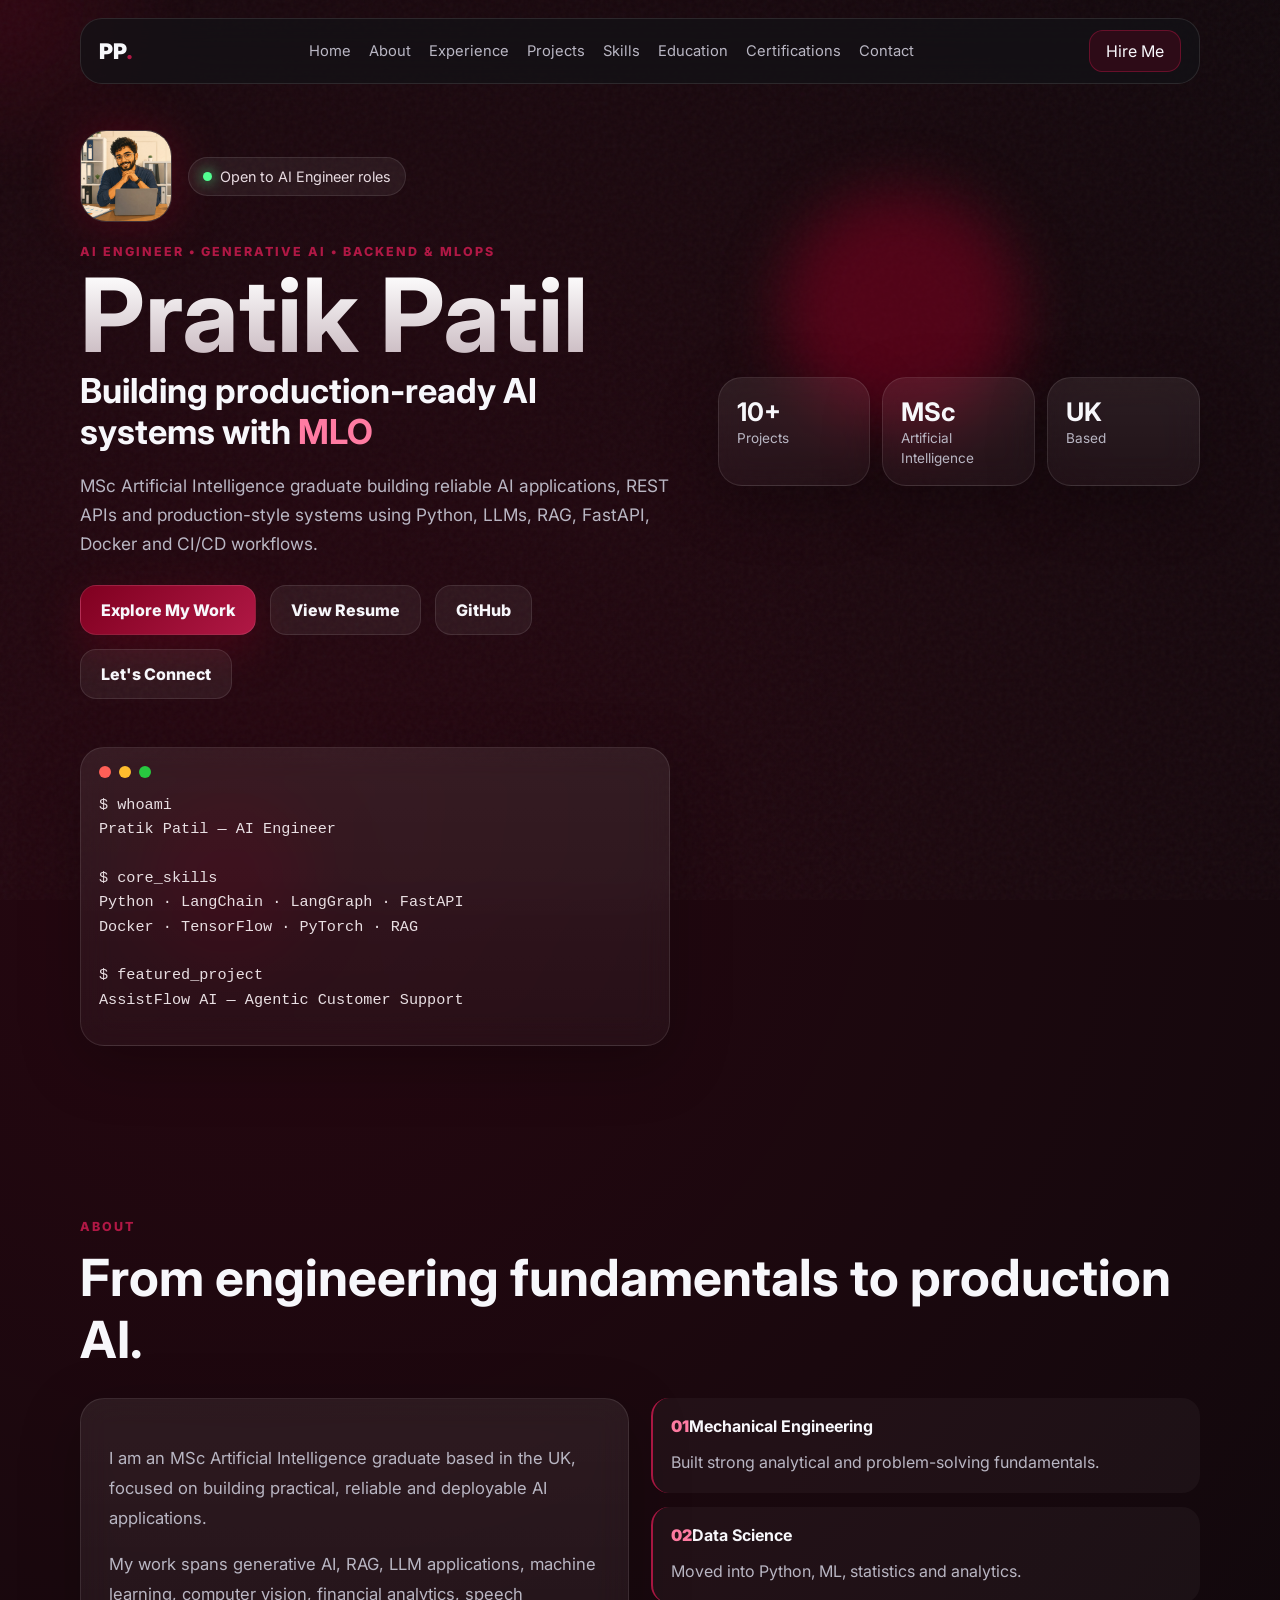
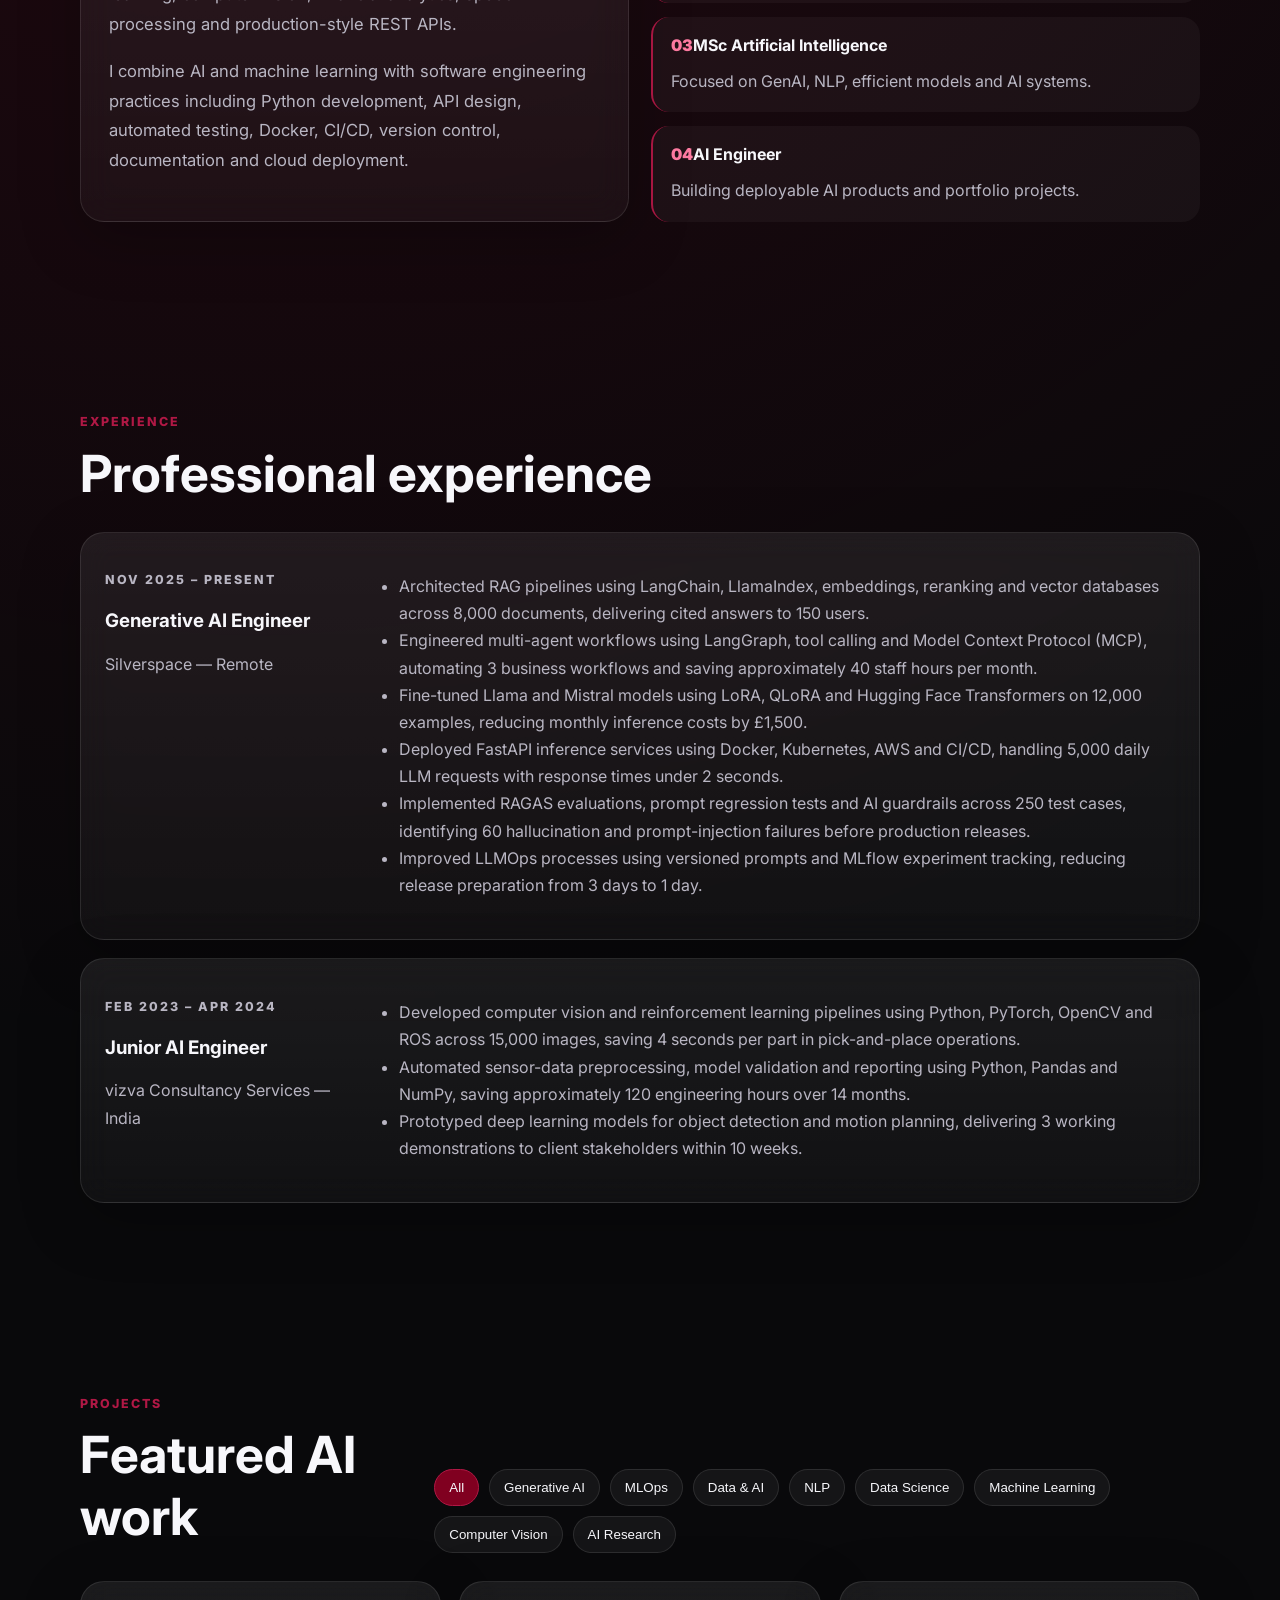
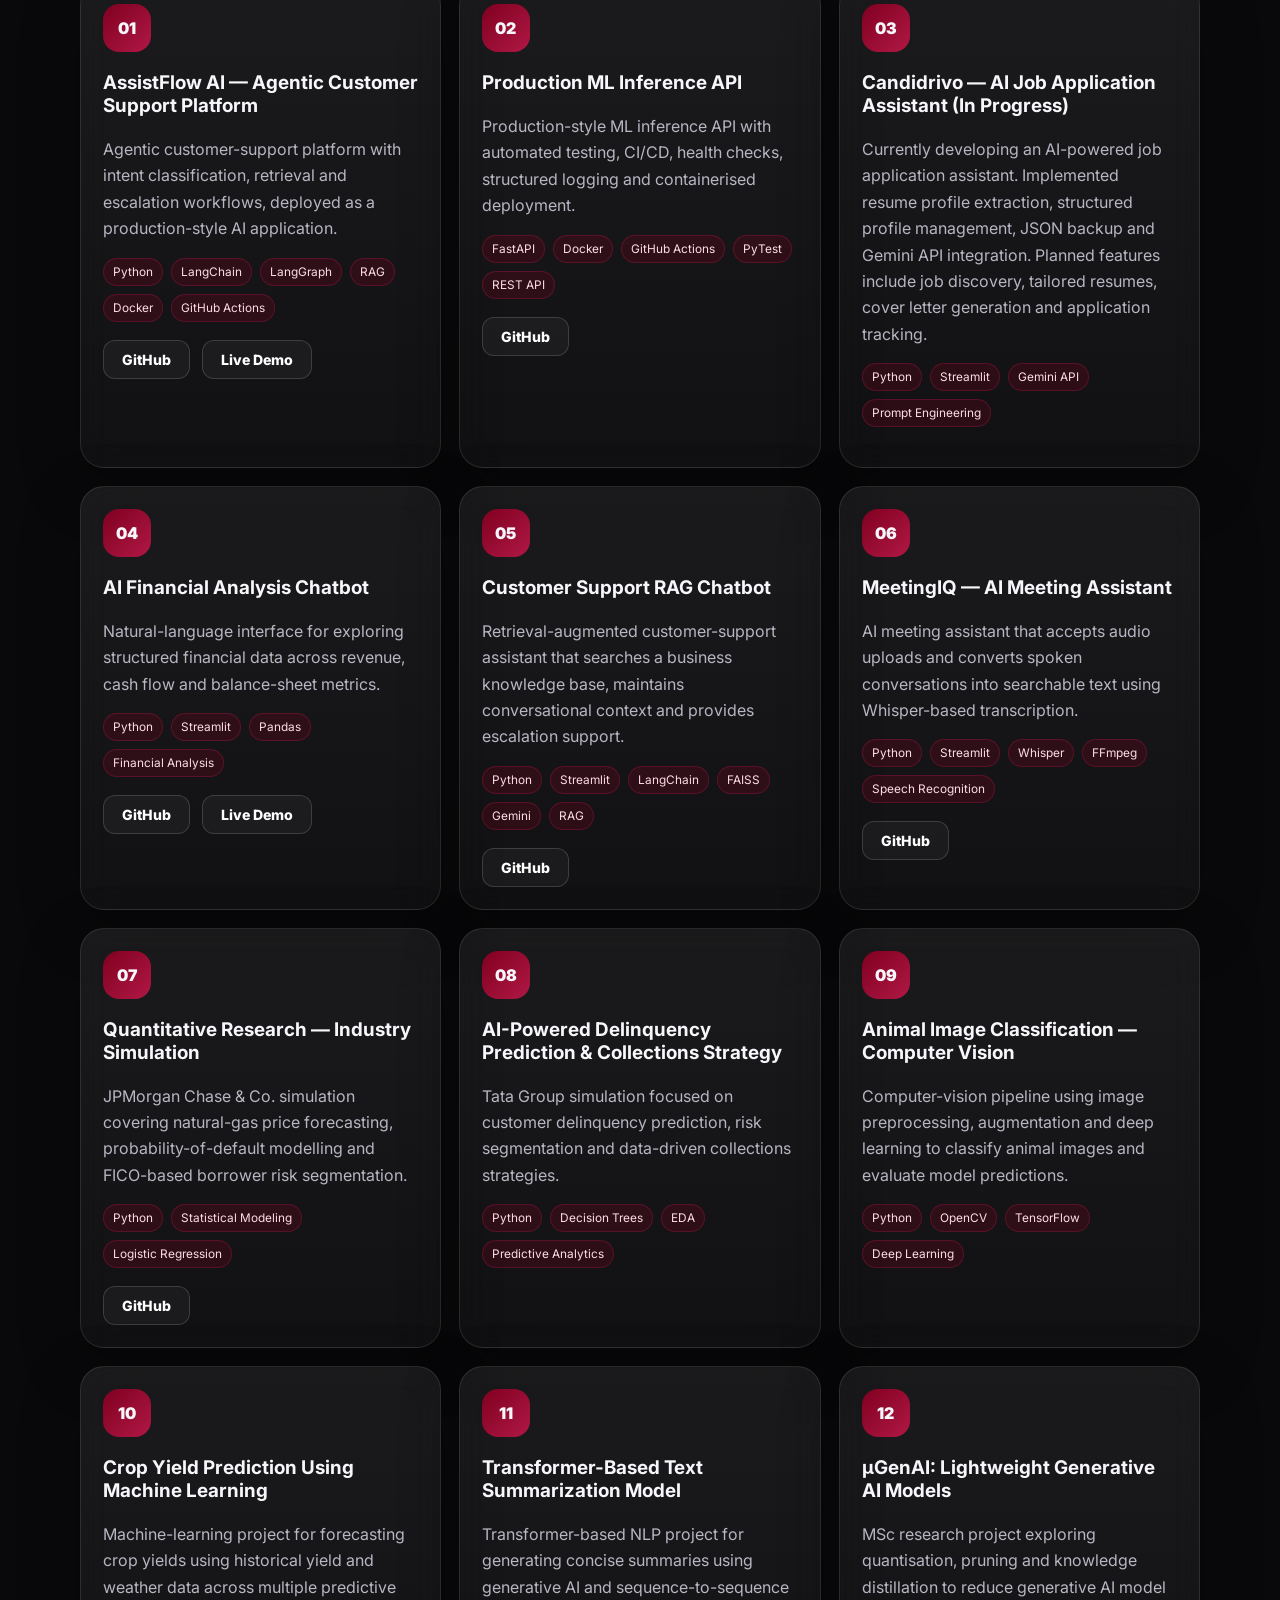
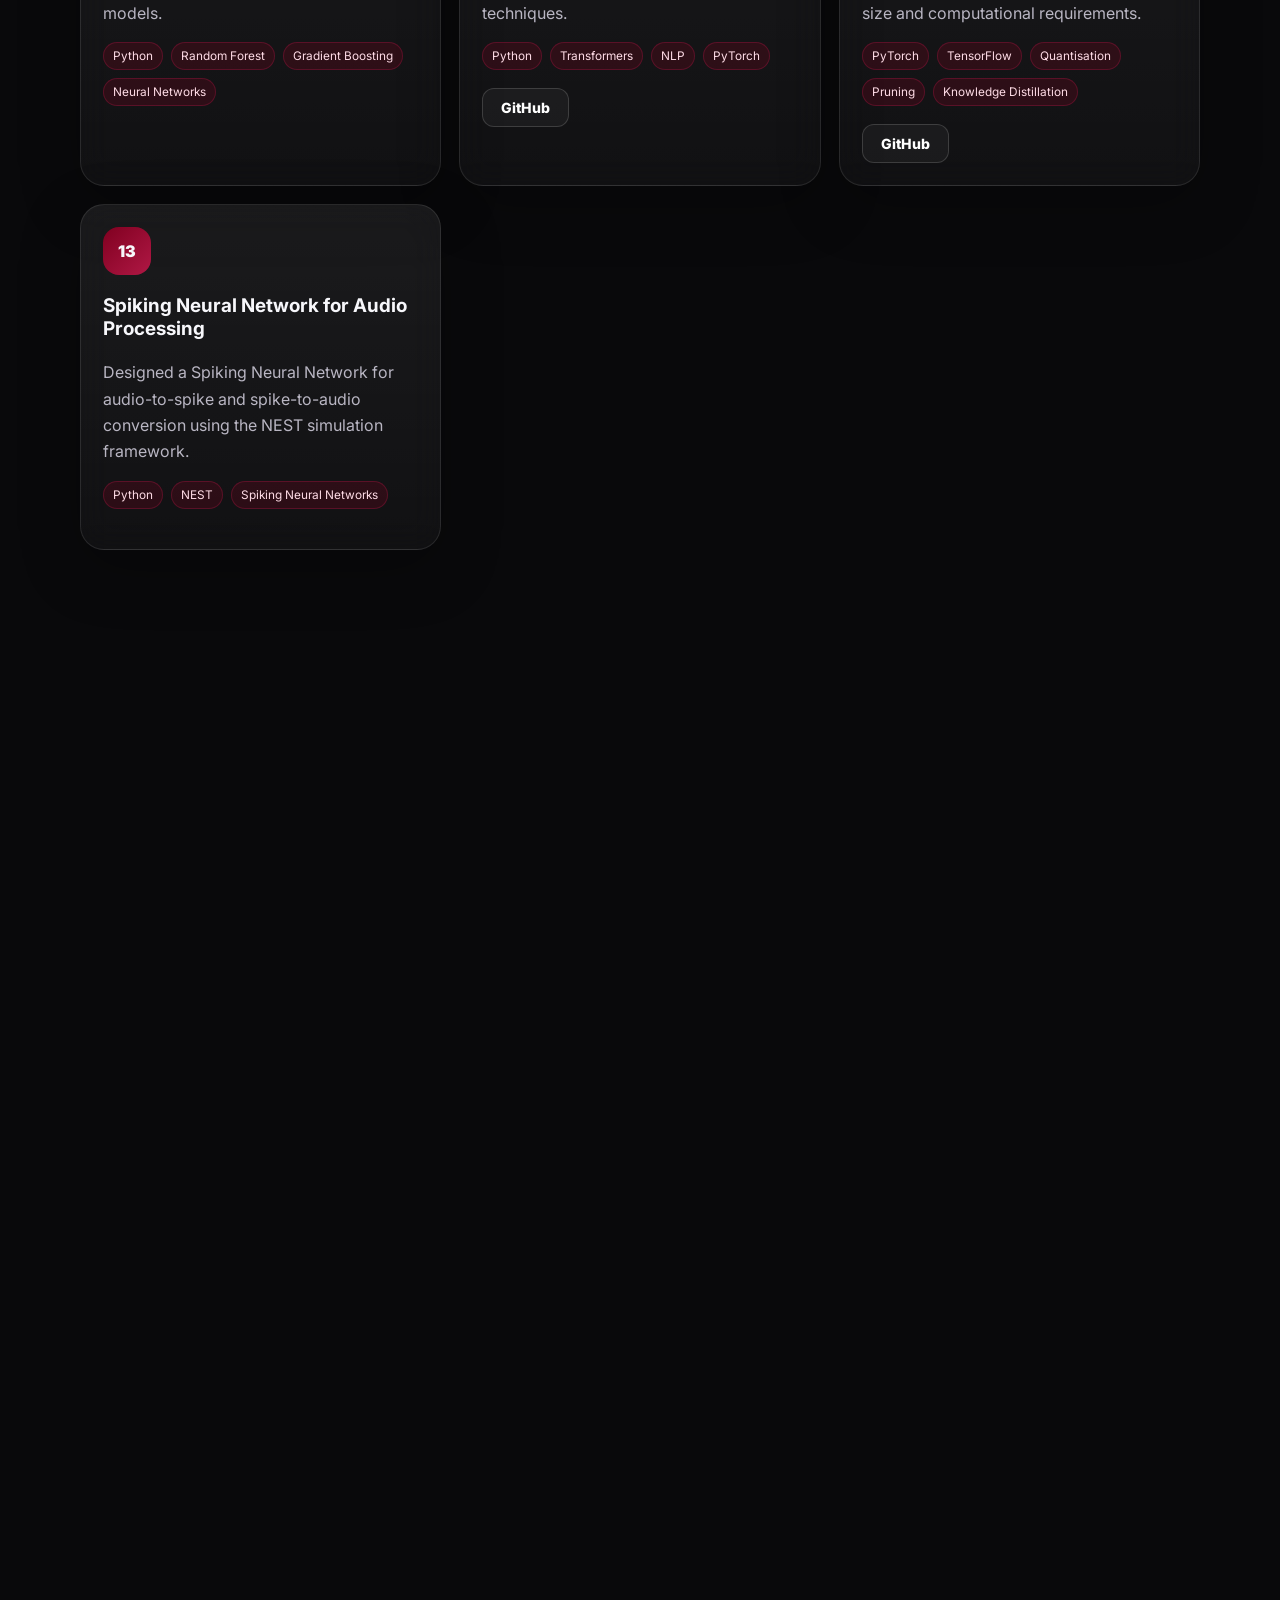
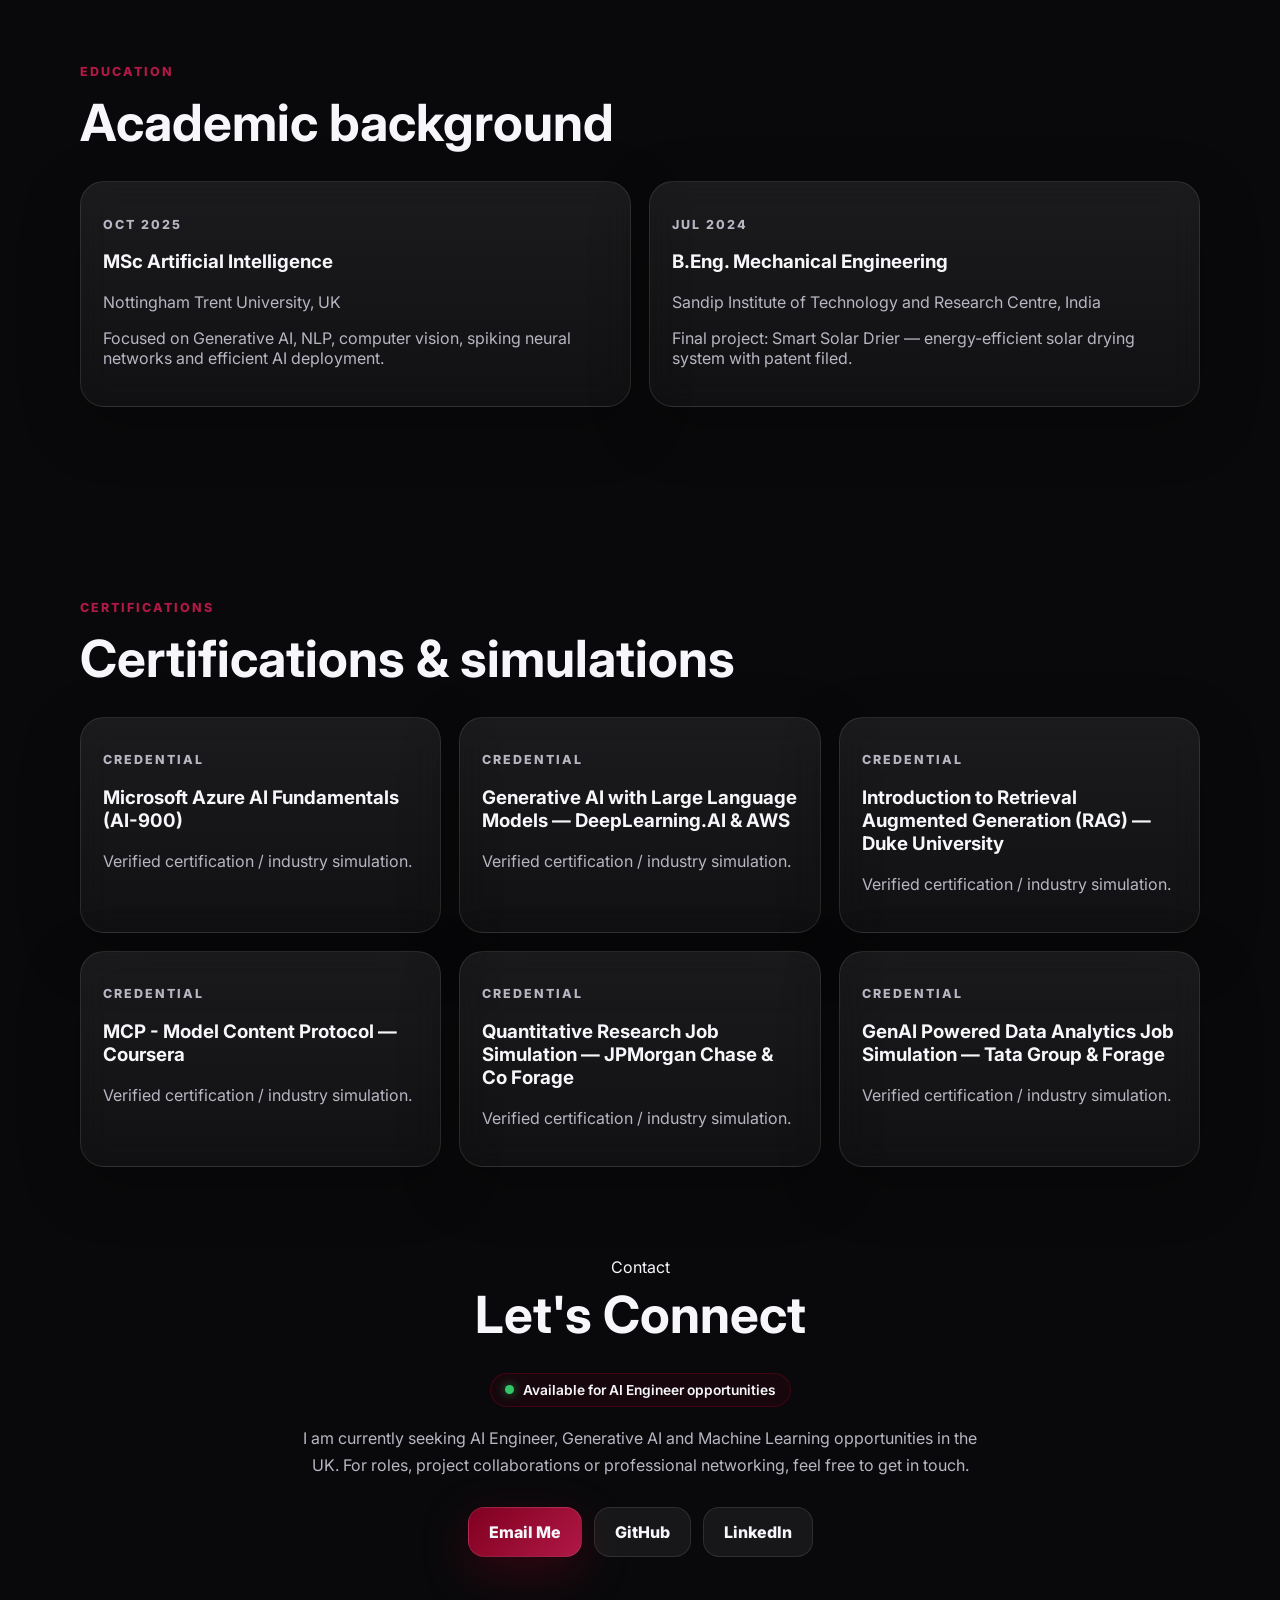
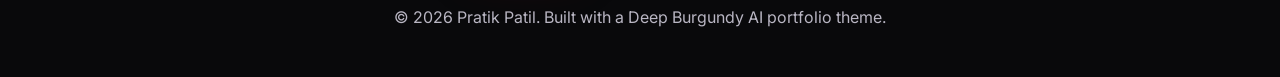
<file: index.html>
<!DOCTYPE html>
<html lang="en">
<head>
  <meta charset="UTF-8" />
  <meta name="viewport" content="width=device-width, initial-scale=1.0" />
  <title>Pratik Patil | AI Engineer Portfolio | Generative AI | Machine Learning</title>
  <meta
  name="description"
  content="Pratik Patil is an AI Engineer specialising in Generative AI, Machine Learning, LLMs, RAG, FastAPI, and MLOps. Explore AI projects, production-ready applications, and portfolio work."
>
  <meta
  name="keywords"
  content="AI Engineer, Generative AI, Machine Learning, LLM, RAG, LangChain, FastAPI, Python, MLOps, Portfolio, Artificial Intelligence"
/>
  <meta name="author" content="Pratik Patil">
  <meta property="og:title" content="Pratik Patil | AI Engineer Portfolio">
<meta property="og:description" content="AI Engineer specialising in Generative AI, LLMs, RAG, FastAPI, Docker and Machine Learning.">
<meta property="og:type" content="website">
<meta property="og:url" content="https://mrpratik05.github.io/Pratik-Portfolio/">
  <meta name="theme-color" content="#800020">
  <link rel="preconnect" href="https://fonts.googleapis.com">
  <link rel="preconnect" href="https://fonts.gstatic.com" crossorigin>
  <link href="https://fonts.googleapis.com/css2?family=Inter:wght@400;500;600;700;800;900&display=swap" rel="stylesheet">
  <link rel="stylesheet" href="styles.css" />
</head>
<body>
  <div class="cursor-glow"></div>
  <div class="noise"></div>

  <header class="site-header">
    <a class="logo" href="#home">PP<span>.</span></a>
     <nav>
  <a href="#home">Home</a>
  <a href="#about">About</a>
  <a href="#experience">Experience</a>
  <a href="#projects">Projects</a>
  <a href="#skills">Skills</a>
  <a href="#education">Education</a>
  <a href="#certifications">Certifications</a>
  <a href="#contact">Contact</a>
    </nav>

    <a class="nav-cta" href="#contact">Hire Me</a>
  </header>

  <main>
    <section id="home" class="hero section">
      <div class="hero-bg-orb orb-one"></div>
      <div class="hero-bg-orb orb-two"></div>
      <div class="hero-content reveal">
        <div class="profile-wrap">
          <img src="images/Pratik%20Image.jpeg" alt="Pratik Patil" class="avatar profile-img">
          <div class="status-pill"><span></span> Open to AI Engineer roles</div>
        </div>
       <p class="eyebrow">AI Engineer • Generative AI • Backend & MLOps</p>

<h1>Pratik Patil</h1>

<h2>Building production-ready AI systems with <span id="typingText">LLMs</span></h2>

<p class="hero-copy">
  MSc Artificial Intelligence graduate building reliable AI applications,
  REST APIs and production-style systems using Python, LLMs, RAG,
  FastAPI, Docker and CI/CD workflows.
</p>
       <div class="hero-actions">
  <a class="btn primary" href="#projects">Explore My Work</a>

  <a class="btn secondary" href="Pratik Patil Resume.pdf" target="_blank">
    View Resume
  </a>

  <a class="btn secondary" href="https://github.com/MrPratik05" target="_blank" rel="noopener noreferrer">
    GitHub
  </a>

  <a class="btn secondary" href="#contact">Let's Connect</a>
</div>
        </div>
        <div class="quick-stats">
          <div><strong>10+</strong><span>Projects</span></div>
          <div><strong>MSc</strong><span>Artificial Intelligence</span></div>
          <div><strong>UK</strong><span>Based</span></div>
        </div>
      </div>
      <div class="terminal-card reveal delay-1">
        <div class="terminal-top"><span></span><span></span><span></span></div>
        <pre><code>$ whoami
Pratik Patil — AI Engineer

$ core_skills
Python · LangChain · LangGraph · FastAPI
Docker · TensorFlow · PyTorch · RAG

$ featured_project
AssistFlow AI — Agentic Customer Support</code></pre>
      </div>
    </section>
    
    <section id="about" class="section container reveal">
      <div class="section-heading">
        <p class="eyebrow">About</p>
        <h2>From engineering fundamentals to production AI.</h2>
      </div>
      <div class="about-grid">
        <div class="glass-card large">
          <p>
  I am an MSc Artificial Intelligence graduate based in the UK, focused on
  building practical, reliable and deployable AI applications.
</p>

<p>
  My work spans generative AI, RAG, LLM applications, machine learning,
  computer vision, financial analytics, speech processing and production-style
  REST APIs.
</p>

<p>
  I combine AI and machine learning with software engineering practices
  including Python development, API design, automated testing, Docker,
  CI/CD, version control, documentation and cloud deployment.
</p>
        </div>
        <div class="timeline mini">
          <div><span>01</span><strong>Mechanical Engineering</strong><p>Built strong analytical and problem-solving fundamentals.</p></div>
          <div><span>02</span><strong>Data Science</strong><p>Moved into Python, ML, statistics and analytics.</p></div>
          <div><span>03</span><strong>MSc Artificial Intelligence</strong><p>Focused on GenAI, NLP, efficient models and AI systems.</p></div>
          <div><span>04</span><strong>AI Engineer</strong><p>Building deployable AI products and portfolio projects.</p></div>
        </div>
      </div>
     </section>

     <section id="experience" class="section container reveal">
      <div class="section-heading">
        <p class="eyebrow">Experience</p>
        <h2>Professional experience</h2>
      </div>
      <div class="experience-list" id="experienceList"></div>
    </section>

     <section id="projects" class="section container reveal">
      <div class="section-heading row">
        <div>
          <p class="eyebrow">Projects</p>
          <h2>Featured AI work</h2>
        </div>
        <div class="filters" id="filters"></div>
      </div>
      <div class="projects-grid" id="projectsGrid"></div>
    </section>

    <section id="skills" class="section container reveal">
      <div class="section-heading">
        <p class="eyebrow">Skills</p>
        <h2>Core Technologies</h2>
      </div>
      <div class="skills-grid" id="skillsGrid"></div>
    </section>

    <section id="education" class="section container reveal">
      <div class="section-heading">
        <p class="eyebrow">Education</p>
        <h2>Academic background</h2>
      </div>
      <div class="education-grid" id="educationGrid"></div>
    </section>

    <section id="certifications" class="section container reveal">
      <div class="section-heading">
        <p class="eyebrow">Certifications</p>
        <h2>Certifications & simulations</h2>
      </div>
      <div class="cert-grid" id="certGrid"></div>
    </section>

    <section id="contact" class="section">
  <div class="section-heading">
    <span>Contact</span>
    <h2>Let's Connect</h2>
  </div>

  <div class="availability-badge">
    <span class="availability-dot"></span>
    Available for AI Engineer opportunities
  </div>

  <p class="contact-intro">
    I am currently seeking AI Engineer, Generative AI and Machine Learning
    opportunities in the UK. For roles, project collaborations or professional
    networking, feel free to get in touch.
  </p>

  <div class="contact-links">
    <a
      class="btn primary"
      href="mailto:pratpatil1999@gmail.com">
      Email Me
    </a>

    <a
      class="btn secondary"
      href="https://github.com/MrPratik05"
      target="_blank"
      rel="noopener noreferrer">
      GitHub
    </a>

    <a
      class="btn secondary"
      href="https://www.linkedin.com/in/pratik-patil-o5/"
      target="_blank"
      rel="noopener noreferrer">
      LinkedIn
    </a>
  </div>
</section>
  </main>

  <footer>
    <p>© <span id="year"></span> Pratik Patil. Built with a Deep Burgundy AI portfolio theme.</p>
  </footer>

  <script src="data.js"></script>
  <script src="script.js"></script>
</body>
</html>
</file>
<file: styles.css>
:root{--bg:#09090b;--panel:#121217;--panel2:#18181f;--text:#f7f7fb;--muted:#b9b6c3;--primary:#800020;--primary2:#b01845;--border:rgba(255,255,255,.1);--glow:rgba(128,0,32,.45)}*{box-sizing:border-box}html{scroll-behavior:smooth}body{margin:0;font-family:Inter,system-ui,sans-serif;background:radial-gradient(circle at 20% 10%,rgba(128,0,32,.25),transparent 25%),var(--bg);color:var(--text);overflow-x:hidden}.noise{position:fixed;inset:0;pointer-events:none;opacity:.04;background-image:url("data:image/svg+xml,%3Csvg viewBox='0 0 256 256' xmlns='http://www.w3.org/2000/svg'%3E%3Cfilter id='n'%3E%3CfeTurbulence type='fractalNoise' baseFrequency='.75' numOctaves='3'/%3E%3C/filter%3E%3Crect width='100%25' height='100%25' filter='url(%23n)'/%3E%3C/svg%3E")}.cursor-glow{position:fixed;width:360px;height:360px;border-radius:999px;background:radial-gradient(circle,var(--glow),transparent 70%);pointer-events:none;z-index:0;filter:blur(20px);transform:translate(-50%,-50%);opacity:.55}a{color:inherit;text-decoration:none}.site-header{position:fixed;top:18px;left:50%;transform:translateX(-50%);width:min(1120px,calc(100% - 28px));height:66px;padding:0 18px;background:rgba(18,18,23,.72);border:1px solid var(--border);backdrop-filter:blur(18px);border-radius:22px;display:flex;align-items:center;justify-content:space-between;z-index:100}.logo{font-weight:900;font-size:1.35rem}.logo span,.eyebrow{color:var(--primary2)}nav{display:flex;gap:18px;font-size:.92rem;color:var(--muted)}nav a:hover{color:#fff}.nav-cta{background:rgba(128,0,32,.25);border:1px solid rgba(176,24,69,.45);padding:10px 16px;border-radius:14px}.section{position:relative;z-index:1}.container{width:min(1120px,calc(100% - 32px));margin:auto;padding:90px 0}.hero{min-height:100vh;display:grid;grid-template-columns:1.1fr .9fr;gap:48px;align-items:center;width:min(1120px,calc(100% - 32px));margin:auto;padding:130px 0 70px}.hero-bg-orb{position:absolute;border-radius:999px;filter:blur(30px);opacity:.55;animation:float 7s ease-in-out infinite}.orb-one{width:240px;height:240px;background:var(--primary);top:17%;right:16%}.orb-two{width:160px;height:160px;background:#3b0010;bottom:14%;left:6%;animation-delay:1.6s}.profile-wrap{display:flex;align-items:center;gap:16px;margin-bottom:22px}.profile-photo{width:92px;height:92px;border-radius:26px;background:linear-gradient(135deg,var(--primary),#25000a);display:grid;place-items:center;font-weight:900;font-size:2rem;border:1px solid rgba(255,255,255,.16);box-shadow:0 0 50px var(--glow);background-size:cover;background-position:center}.status-pill{display:flex;align-items:center;gap:8px;color:#e8dbe1;background:rgba(255,255,255,.06);border:1px solid var(--border);padding:10px 14px;border-radius:999px;font-size:.9rem}.status-pill span{width:9px;height:9px;border-radius:99px;background:#52ff91;box-shadow:0 0 14px #52ff91}.eyebrow{text-transform:uppercase;letter-spacing:.16em;font-weight:800;font-size:.78rem}.hero h1{font-size:clamp(3rem,8vw,6.8rem);line-height:.86;margin:10px 0;background:linear-gradient(180deg,#fff,#c9b9c0);-webkit-background-clip:text;color:transparent}.hero h2{font-size:clamp(1.3rem,3vw,2.15rem);margin:0 0 18px}.hero h2 span{color:#ff7ba2}.hero-copy{font-size:1.08rem;line-height:1.7;color:var(--muted);max-width:720px}.btn{display:inline-flex;align-items:center;justify-content:center;padding:14px 20px;border-radius:16px;font-weight:800;border:1px solid var(--border);transition:.25s}.btn:hover{transform:translateY(-3px)}.primary{background:linear-gradient(135deg,var(--primary),var(--primary2));box-shadow:0 15px 45px rgba(128,0,32,.35)}.secondary{background:rgba(255,255,255,.06)}.hero-actions,.contact-actions{display:flex;gap:14px;flex-wrap:wrap;margin-top:26px}.quick-stats{display:grid;grid-template-columns:repeat(3,1fr);gap:12px;margin-top:34px;max-width:620px}.quick-stats div,.glass-card,.project-card,.skill-card,.edu-card,.cert-card,.experience-item,.terminal-card{background:linear-gradient(180deg,rgba(255,255,255,.075),rgba(255,255,255,.035));border:1px solid var(--border);border-radius:24px;box-shadow:0 18px 60px rgba(0,0,0,.25);backdrop-filter:blur(16px)}.quick-stats div{padding:18px}.quick-stats strong{font-size:1.6rem;display:block}.quick-stats span{color:var(--muted);font-size:.85rem}.terminal-card{padding:18px;align-self:center;transform:rotate(1deg)}.terminal-top{display:flex;gap:8px;margin-bottom:14px}.terminal-top span{width:12px;height:12px;border-radius:50%;background:#ff5f57}.terminal-top span:nth-child(2){background:#ffbd2e}.terminal-top span:nth-child(3){background:#28c840}pre{white-space:pre-wrap;color:#e9dfe3;line-height:1.6;font-size:.95rem}.section-heading{margin-bottom:28px}.section-heading.row{display:flex;justify-content:space-between;gap:20px;align-items:end}.section-heading h2{font-size:clamp(2rem,4vw,3.5rem);margin:6px 0}.about-grid{display:grid;grid-template-columns:1fr 1fr;gap:22px}.glass-card{padding:28px}.glass-card.large p{color:var(--muted);line-height:1.8;font-size:1.04rem}.timeline.mini{display:grid;gap:14px}.timeline.mini div{padding:18px;border-left:2px solid var(--primary2);background:rgba(255,255,255,.04);border-radius:18px}.timeline span{color:#ff7ba2;font-weight:900}.timeline p{color:var(--muted);margin-bottom:0}.skills-grid{display:grid;grid-template-columns:repeat(4,1fr);gap:16px}.skill-card{padding:18px}.skill-head{display:flex;justify-content:space-between;margin-bottom:12px}.bar{height:10px;background:rgba(255,255,255,.08);border-radius:99px;overflow:hidden}.bar span{display:block;height:100%;width:0;background:linear-gradient(90deg,var(--primary),var(--primary2));border-radius:99px;transition:1.1s ease}.filters{display:flex;gap:10px;flex-wrap:wrap}.filter-btn{border:1px solid var(--border);background:rgba(255,255,255,.05);color:var(--text);padding:10px 14px;border-radius:999px;cursor:pointer}.filter-btn.active{background:var(--primary);border-color:var(--primary2)}.projects-grid{display:grid;grid-template-columns:repeat(3,1fr);gap:18px}.project-card{padding:22px;transition:.3s;position:relative;overflow:hidden}.project-card:before{content:'';position:absolute;inset:-1px;background:radial-gradient(circle at top right,rgba(176,24,69,.35),transparent 35%);opacity:0;transition:.3s}.project-card:hover{transform:translateY(-7px)}.project-card:hover:before{opacity:1}.project-card>*{position:relative}.project-icon{width:48px;height:48px;border-radius:16px;background:linear-gradient(135deg,var(--primary),var(--primary2));display:grid;place-items:center;font-weight:900}.project-card h3{font-size:1.18rem}.project-card p{color:var(--muted);line-height:1.65}.chips{display:flex;gap:8px;flex-wrap:wrap;margin:16px 0}.chip{font-size:.74rem;color:#ffdce7;background:rgba(128,0,32,.24);border:1px solid rgba(176,24,69,.35);padding:6px 9px;border-radius:999px}.card-links{display:flex;gap:10px}.card-links a{font-size:.88rem;font-weight:800;color:#fff}.experience-list{display:grid;gap:18px}.experience-item{padding:24px;display:grid;grid-template-columns:230px 1fr;gap:24px}.experience-item p,.experience-item li{color:var(--muted);line-height:1.7}.education-grid,.cert-grid{display:grid;grid-template-columns:repeat(2,1fr);gap:18px}.edu-card,.cert-card{padding:22px}.edu-card p,.cert-card p{color:var(--muted)}.cert-grid{grid-template-columns:repeat(3,1fr)}.contact-card{text-align:center;padding:48px}.contact-card p{color:var(--muted)}footer{text-align:center;color:var(--muted);padding:34px}.reveal{opacity:0;transform:translateY(28px);transition:.8s ease}.reveal.visible{opacity:1;transform:none}.delay-1{transition-delay:.15s}@keyframes float{50%{transform:translateY(-22px) translateX(12px)}}@media(max-width:900px){nav{display:none}.hero,.about-grid{grid-template-columns:1fr}.terminal-card{transform:none}.projects-grid,.skills-grid,.cert-grid{grid-template-columns:1fr 1fr}.experience-item{grid-template-columns:1fr}}@media(max-width:600px){.hero{padding-top:120px}.quick-stats,.projects-grid,.skills-grid,.education-grid,.cert-grid{grid-template-columns:1fr}.site-header{top:10px}.hero-actions .btn{width:100%}.section-heading.row{display:block}}

.profile-img {
  width: 92px;
  height: 92px;
  max-width: 92px;
  max-height: 92px;
  border-radius: 26px;
  object-fit: cover;
  object-position: center;
  display: block;
  border: 1px solid rgba(255,255,255,.16);
  box-shadow: 0 0 50px var(--glow);
}

.profile-wrap {
  display: flex;
  align-items: center;
  gap: 16px;
  margin-bottom: 22px;
}
/* Keep typing animation while preventing layout movement */
.hero h2 {
  min-height: 5.2rem;
  margin-bottom: 18px;
}

#typingText {
  display: inline-block;
  width: 10ch;
  white-space: nowrap;
  vertical-align: baseline;
}

@media (max-width: 600px) {
  .hero h2 {
    min-height: 7.5rem;
  }

  #typingText {
    width: 10ch;
  }
}

/* Clean skills cards without proficiency ratings */
.skill-card {
  padding: 22px;
  min-height: 125px;
  display: flex;
  flex-direction: column;
  justify-content: center;
  transition: transform 0.25s ease, border-color 0.25s ease;
}

.skill-card:hover {
  transform: translateY(-5px);
  border-color: rgba(176, 24, 69, 0.55);
}

.skill-card h3 {
  margin: 0 0 10px;
  font-size: 1.15rem;
}

.skill-card p {
  margin: 0;
  color: var(--muted);
  line-height: 1.55;
  font-size: 0.92rem;
}

/* Project buttons */

.project-btn{
    display:inline-flex;
    align-items:center;
    justify-content:center;

    padding:10px 18px;

    border-radius:12px;

    border:1px solid rgba(255,255,255,.15);

    background:rgba(255,255,255,.04);

    color:var(--text);

    text-decoration:none;

    font-size:.92rem;

    font-weight:600;

    transition:.25s ease;
}

.project-btn:hover{

    background:var(--primary);

    border-color:var(--primary);

    transform:translateY(-2px);

    color:white;
}

.card-links{

    display:flex;

    gap:12px;

    margin-top:18px;

    flex-wrap:wrap;
}

/* Contact section */

#contact {
  text-align: center;
}

#contact .section-heading {
  text-align: center;
  margin-left: auto;
  margin-right: auto;
}

#contact .section-heading span,
#contact .section-heading h2 {
  display: block;
  text-align: center;
}

.contact-intro {
  max-width: 680px;
  margin: 18px auto 28px;
  color: var(--muted);
  line-height: 1.7;
  text-align: center;
}

.availability-badge {
  width: fit-content;
  display: flex;
  align-items: center;
  gap: 9px;
  margin: 18px auto 0;
  padding: 8px 14px;
  border: 1px solid rgba(128, 0, 32, 0.4);
  border-radius: 999px;
  background: rgba(128, 0, 32, 0.12);
  color: var(--text);
  font-size: 0.86rem;
  font-weight: 600;
}

.availability-dot {
  width: 9px;
  height: 9px;
  flex-shrink: 0;
  border-radius: 50%;
  background: #32c766;
  box-shadow: 0 0 10px rgba(50, 199, 102, 0.6);
}

.contact-links {
  display: flex;
  justify-content: center;
  align-items: center;
  gap: 12px;
  flex-wrap: wrap;
  margin-top: 10px;
}

@media (max-width: 600px) {
  .contact-intro {
    padding: 0 16px;
  }

  .contact-links {
    padding: 0 16px;
  }
}
</file>
